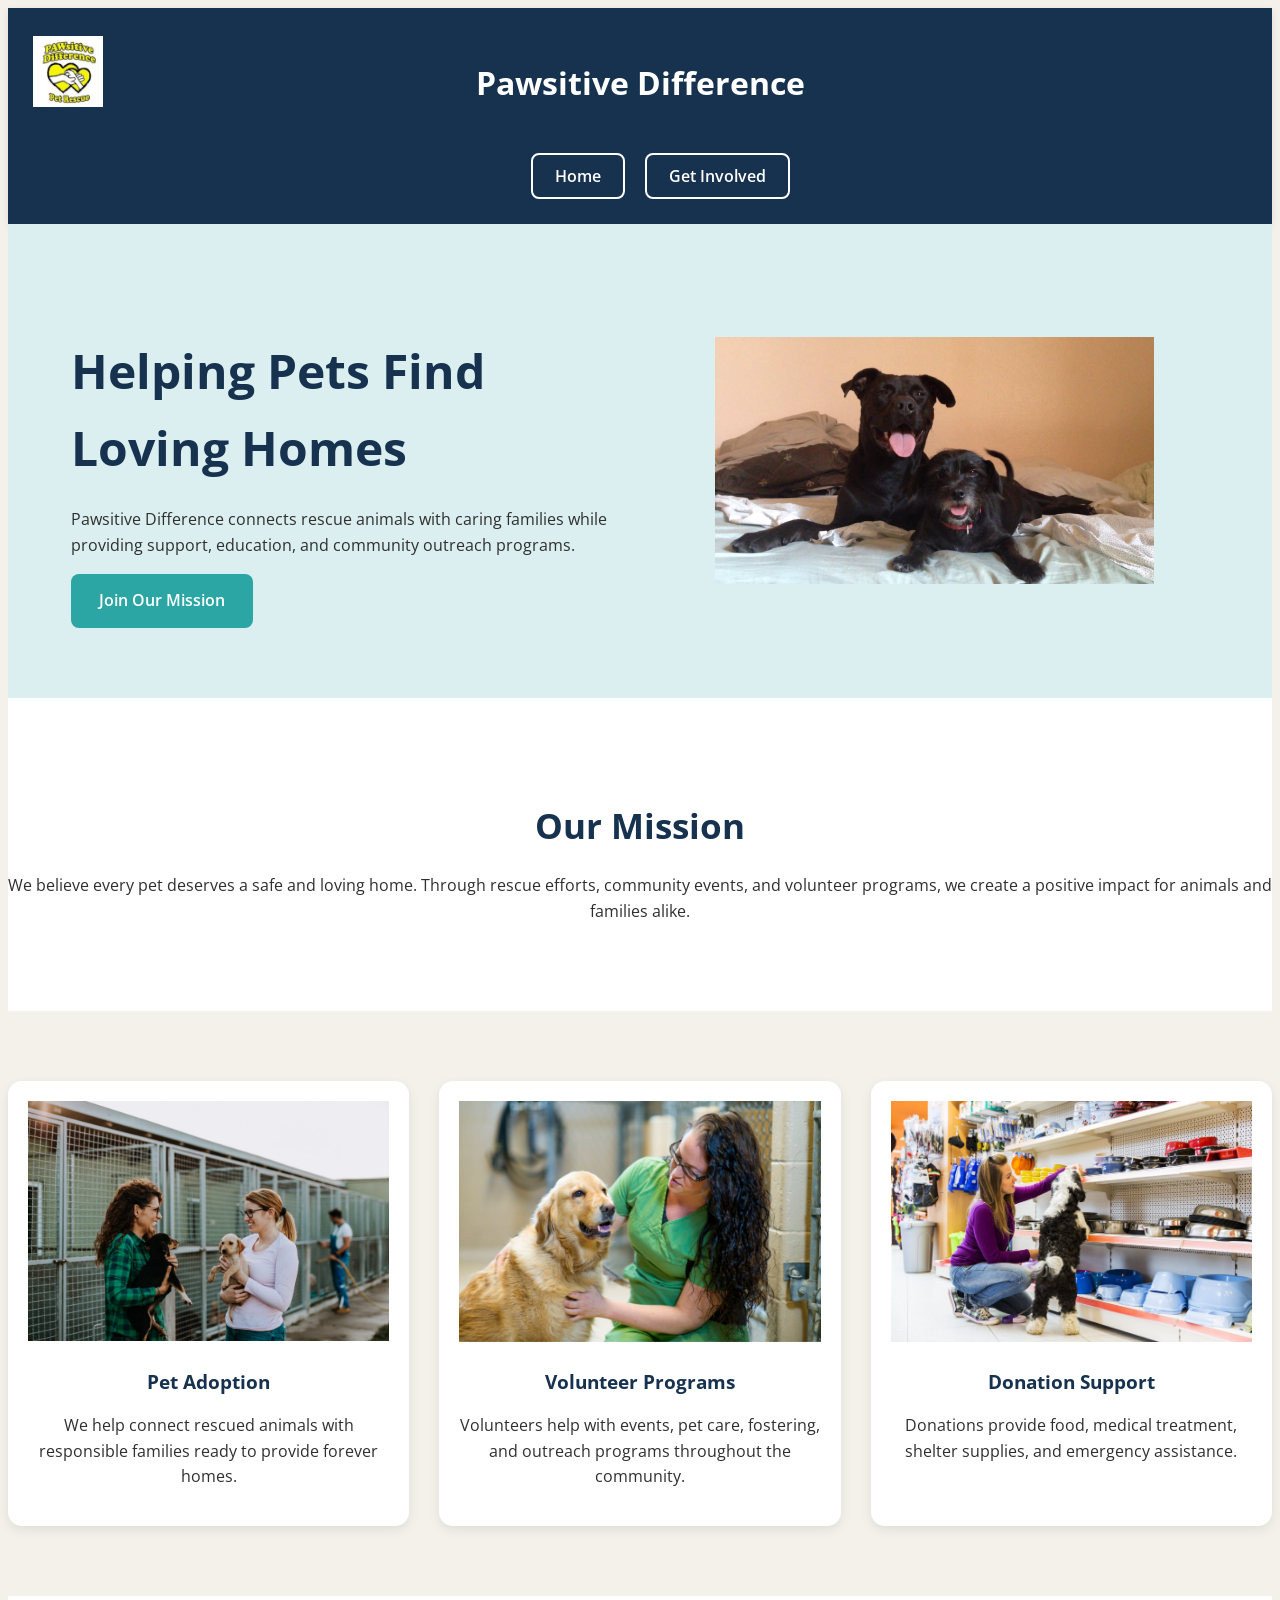
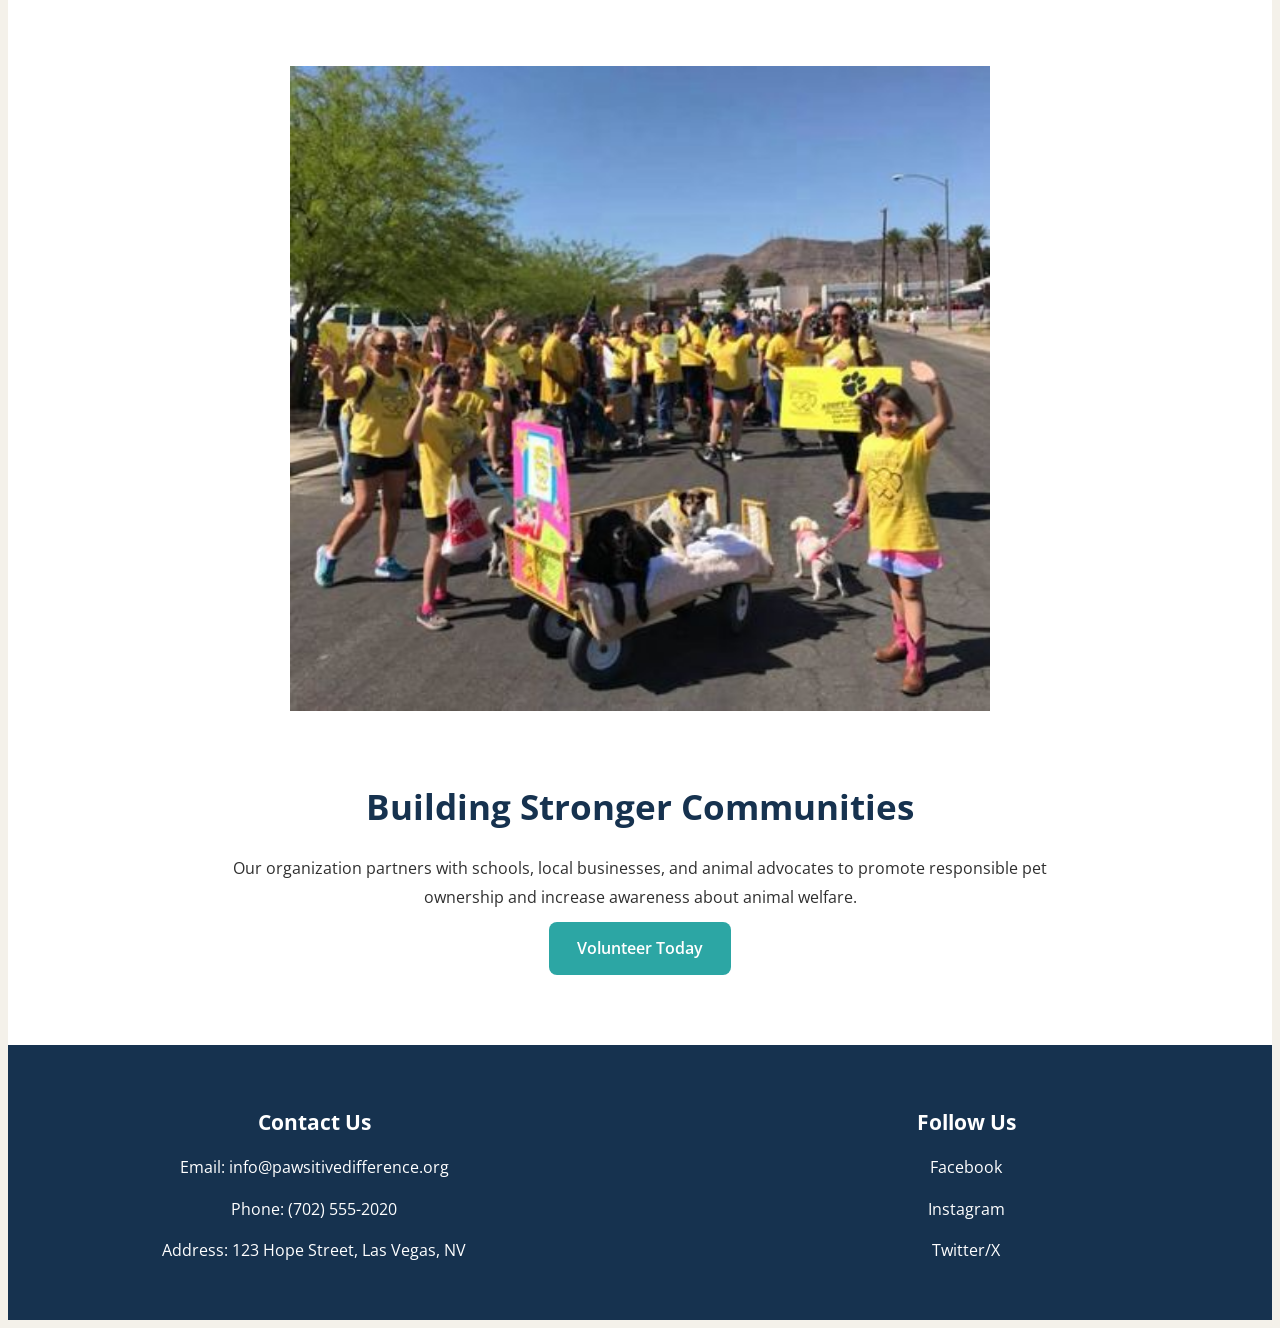
<file: index.html>
<!DOCTYPE html>
<html lang="en">
<head>
    <meta charset="UTF-8">
    <meta name="viewport" content="width=device-width, initial-scale=1.0">
    <title>Pawsitive Difference | Home</title>
    <link rel="stylesheet" href="styles.css">
    <link rel="preconnect" href="https://fonts.googleapis.com">
    <link rel="preconnect" href="https://fonts.gstatic.com" crossorigin>
    <link href="https://fonts.googleapis.com/css2?family=Poppins:wght@300;400;600;700&family=Open+Sans:wght@400;500;600&display=swap" rel="stylesheet">
</head>
<body>

    <header>
        <div class="container nav-container">
            <div class="logo">
                <img src="images/Pawsitive Difference Logo.jpg" alt="Pawsitive Difference Logo">
                <h1>Pawsitive Difference</h1>
            </div>

            <nav>
                <ul>
                    <li><a href="index.html">Home</a></li>
                    <li><a href="getinvolved.html">Get Involved</a></li>
                </ul>
            </nav>
        </div>
    </header>

    <main>

        <section class="hero">
            <div class="hero-text">
                <h2>Helping Pets Find Loving Homes</h2>
                <p>
                    Pawsitive Difference connects rescue animals with caring families while providing support,
                    education, and community outreach programs.
                </p>
                <a href="getinvolved.html" class="button">Join Our Mission</a>
            </div>

            <div class="hero-image">
                <img src="images/HappyRescueDogs.jpg" alt="Happy rescue dog">
            </div>
        </section>

        <section class="mission">
            <div class="container">
                <h2>Our Mission</h2>
                <p>
                    We believe every pet deserves a safe and loving home. Through rescue efforts, community events,
                    and volunteer programs, we create a positive impact for animals and families alike.
                </p>
            </div>
        </section>

        <section class="services container">
            <div class="service-card">
                <img src="images/Pet Adoption.jpg" alt="Pet adoption">
                <h3>Pet Adoption</h3>
                <p>
                    We help connect rescued animals with responsible families ready to provide forever homes.
                </p>
            </div>

            <div class="service-card">
                <img src="images/Volunteer.png" alt="Volunteer helping animals">
                <h3>Volunteer Programs</h3>
                <p>
                    Volunteers help with events, pet care, fostering, and outreach programs throughout the community.
                </p>
            </div>

            <div class="service-card">
                <img src="images/donations.jpg" alt="Donation support">
                <h3>Donation Support</h3>
                <p>
                    Donations provide food, medical treatment, shelter supplies, and emergency assistance.
                </p>
            </div>
        </section>

        <section class="community">
            <div class="container community-layout">
                <div>
                    <img src="images/CommunityEvent.jpeg" alt="Community event">
                </div>

                <div>
                    <h2>Building Stronger Communities</h2>
                    <p>
                        Our organization partners with schools, local businesses, and animal advocates to promote
                        responsible pet ownership and increase awareness about animal welfare.
                    </p>
                    <a href="getinvolved.html" class="button secondary-button">Volunteer Today</a>
                </div>
            </div>
        </section>

    </main>

    <footer>
        <div class="container footer-container">
            <div>
                <h3>Contact Us</h3>
                <p>Email: info@pawsitivedifference.org</p>
                <p>Phone: (702) 555-2020</p>
                <p>Address: 123 Hope Street, Las Vegas, NV</p>
            </div>

            <div>
                <h3>Follow Us</h3>
                <p>Facebook</p>
                <p>Instagram</p>
                <p>Twitter/X</p>
            </div>
        </div>
    </footer>

</body>
</html>
</file>
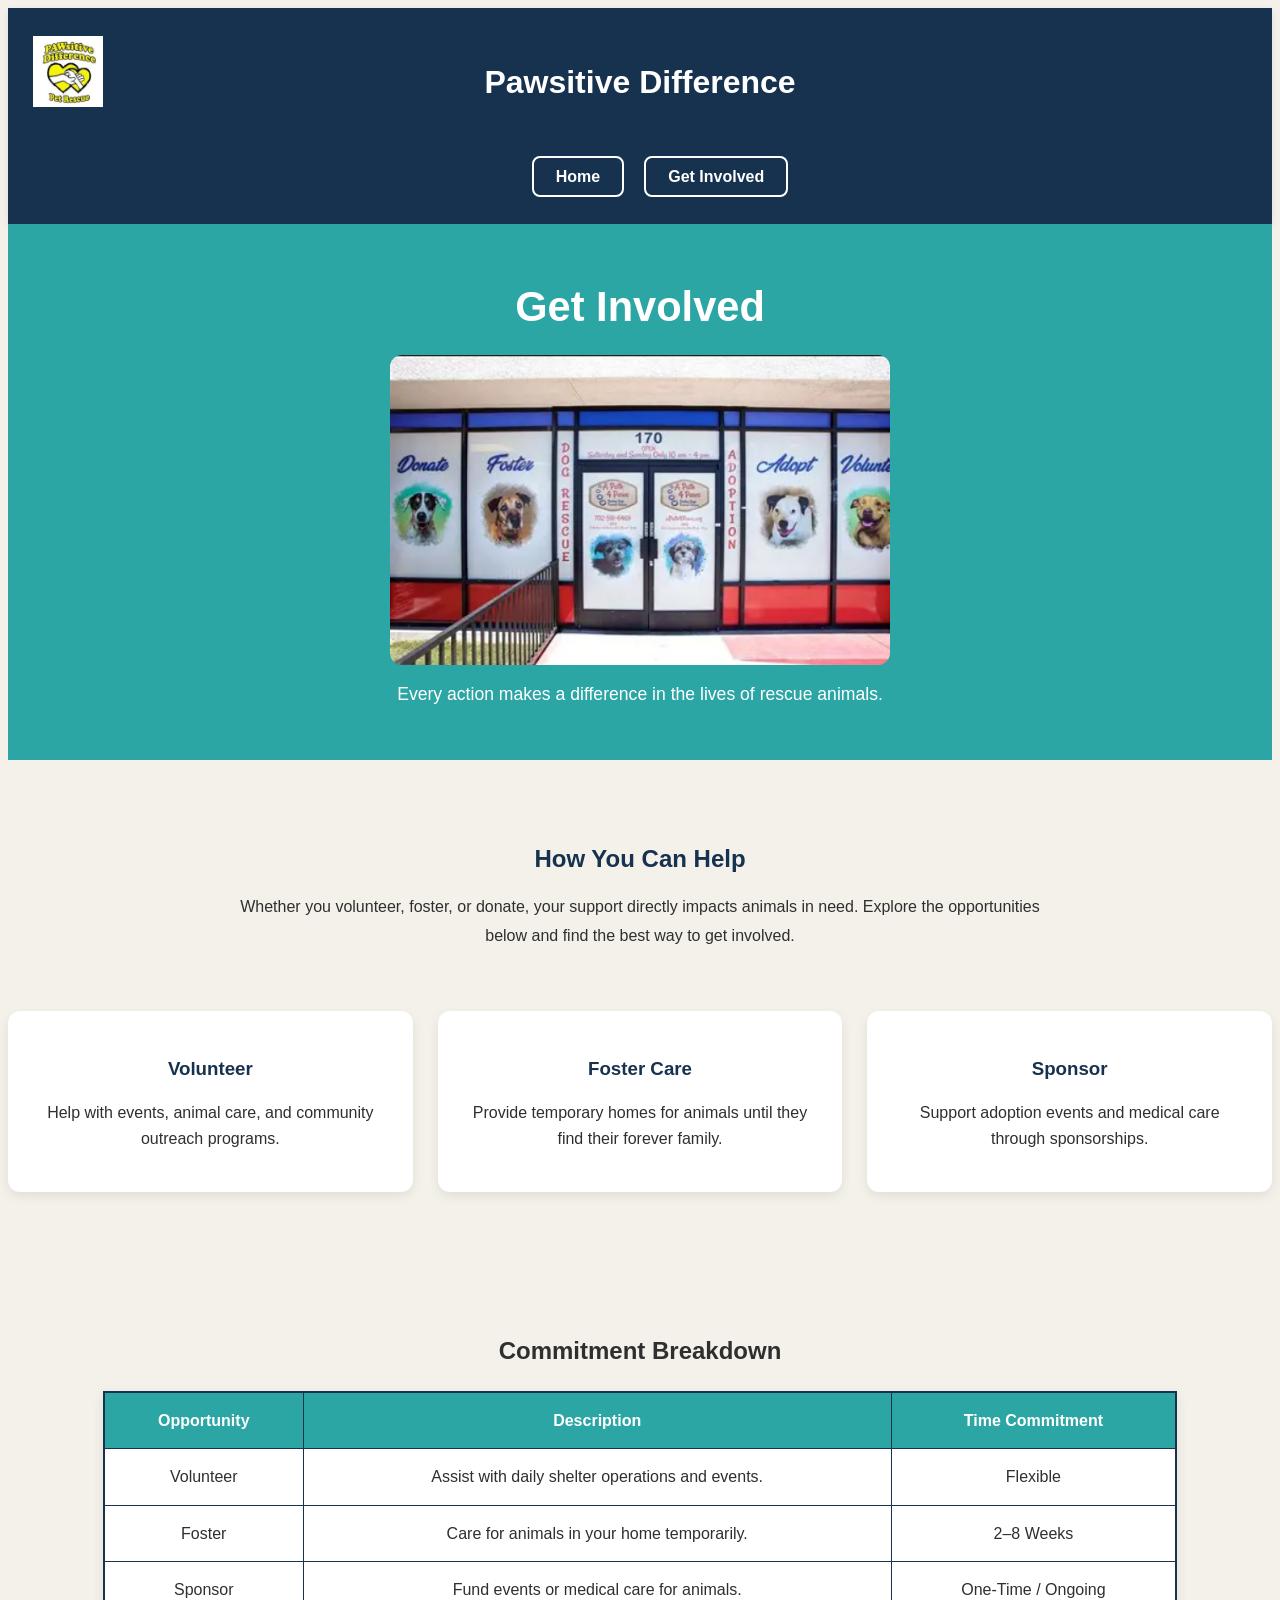
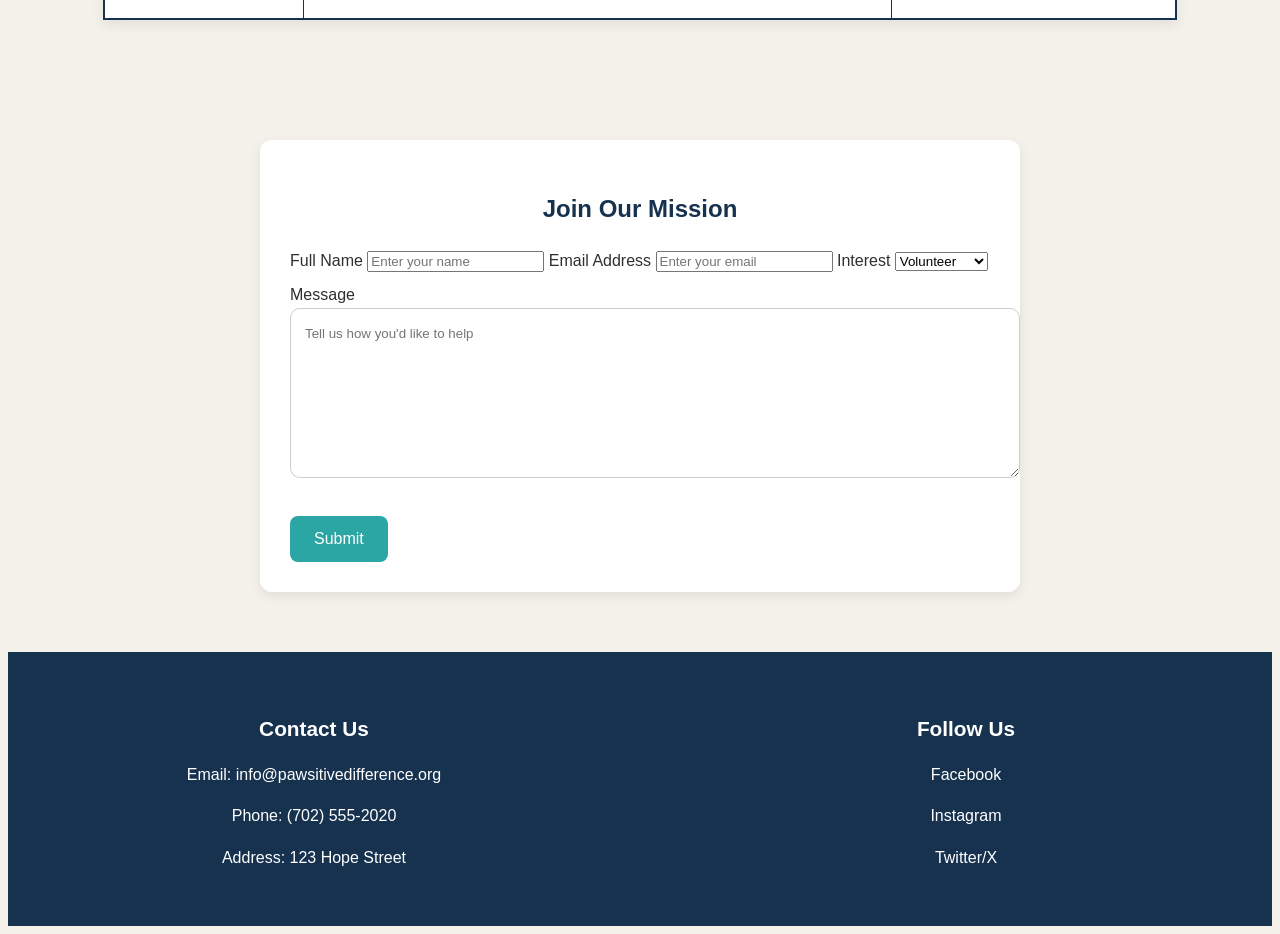
<file: getinvolved.html>
<!DOCTYPE html>
<html lang="en">
<head>
    <meta charset="UTF-8">
    <meta name="viewport" content="width=device-width, initial-scale=1.0">
    <title>Pawsitive Difference | Get Involved</title>
    <link rel="stylesheet" href="styles.css">
</head>

<body>

<header>
    <div class="container nav-container">
        <div class="logo">
            <img src="images/Pawsitive Difference Logo.jpg" alt="Pawsitive Difference Logo">
            <h1>Pawsitive Difference</h1>
        </div>

        <nav>
            <ul>
                <li><a href="index.html">Home</a></li>
                <li><a href="getinvolved.html">Get Involved</a></li>
            </ul>
        </nav>
    </div>
</header>

<main>

    <!-- HERO -->
    <section class="page-banner">
    <h2>Get Involved</h2>

    <img src="images/Get Involved.png" alt="Volunteers helping rescue animals" class="banner-image">

    <p>Every action makes a difference in the lives of rescue animals.</p>
</section>

    <!-- INTRO -->
    <section class="container intro-section">
        <h2>How You Can Help</h2>
        <p>
            Whether you volunteer, foster, or donate, your support directly impacts animals in need.
            Explore the opportunities below and find the best way to get involved.
        </p>
    </section>

    <!-- OPTIONS CARDS -->
    <section class="container cards-section">

        <div class="info-card">
            <h3>Volunteer</h3>
            <p>Help with events, animal care, and community outreach programs.</p>
        </div>

        <div class="info-card">
            <h3>Foster Care</h3>
            <p>Provide temporary homes for animals until they find their forever family.</p>
        </div>

        <div class="info-card">
            <h3>Sponsor</h3>
            <p>Support adoption events and medical care through sponsorships.</p>
        </div>

    </section>

    <!-- TABLE -->
    <section class="container table-section">

        <h2>Commitment Breakdown</h2>

        <table>
            <thead>
                <tr>
                    <th>Opportunity</th>
                    <th>Description</th>
                    <th>Time Commitment</th>
                </tr>
            </thead>
            <tbody>
                <tr>
                    <td>Volunteer</td>
                    <td>Assist with daily shelter operations and events.</td>
                    <td>Flexible</td>
                </tr>
                <tr>
                    <td>Foster</td>
                    <td>Care for animals in your home temporarily.</td>
                    <td>2–8 Weeks</td>
                </tr>
                <tr>
                    <td>Sponsor</td>
                    <td>Fund events or medical care for animals.</td>
                    <td>One-Time / Ongoing</td>
                </tr>
            </tbody>
        </table>

    </section>

    <!-- FORM -->
    <section class="container form-wrapper">

        <div class="form-card">
            <h2>Join Our Mission</h2>

            <form>
                <label>Full Name</label>
                <input type="text" placeholder="Enter your name">

                <label>Email Address</label>
                <input type="email" placeholder="Enter your email">

                <label>Interest</label>
                <select>
                    <option>Volunteer</option>
                    <option>Foster Care</option>
                    <option>Sponsor</option>
                </select>

                <label>Message</label>
                <textarea rows="5" placeholder="Tell us how you'd like to help"></textarea>

                <button type="submit">Submit</button>
            </form>
        </div>

    </section>

</main>

<footer>
    <div class="container footer-container">
        <div>
            <h3>Contact Us</h3>
            <p>Email: info@pawsitivedifference.org</p>
            <p>Phone: (702) 555-2020</p>
            <p>Address: 123 Hope Street</p>
        </div>

        <div>
            <h3>Follow Us</h3>
            <p>Facebook</p>
            <p>Instagram</p>
            <p>Twitter/X</p>
        </div>
    </div>
</footer>

</body>
</html>
</file>
<file: styles.css>
/* COLOR PALETTE */

/*
Navy: #16324f
Teal: #2ca6a4
Cream: #f4f1ea
Light Blue: #dbeff0
Dark Gray: #2f2f2f
*/

/* GENERAL STYLES */

body {
    font-family: 'Open Sans', sans-serif;
    line-height: 1.6;
    background-color: #f4f1ea;
    color: #2f2f2f;
}

/* HEADER */

header {
    background-color: #16324f;
    padding: 18px 0;
    box-shadow: 0 2px 8px rgba(0,0,0,0.08);
}

.logo img {
    width: 70px;
    height: auto;
    position: absolute;
    left: 25px;
    top: 10px;
}

/* TITLE */

.logo h1 {
    color: white;
    font-size: 2rem;
    text-align: center;
}

/* NAVIGATION */

nav ul {
    display: flex;
    justify-content: center;
    align-items: center;
    list-style: none;
    gap: 20px;
}

nav a {
    text-decoration: none;
    color: white;
    font-weight: 600;
    padding: 10px 22px;
    border: 2px solid white;
    border-radius: 8px;
    transition: 0.3s;
}

nav a:hover {
    background-color: #2ca6a4;
    border-color: #2ca6a4;
}

.nav-container {
    position: relative;
    display: flex;
    flex-direction: column;
    align-items: center;
    gap: 18px;
    padding-top: 10px;
}

/* HERO SECTION */

.hero-image img {
    width: 80%;
    max-width: 550px;
    height: auto;
    display: block;
    margin: auto;
}

.hero {
    display: grid;
    grid-template-columns: 1fr 1fr;
    align-items: center;
    gap: 40px;
    padding: 70px 5%;
    background-color: #dbeff0;
}

.hero-text h2 {
    font-size: 3rem;
    color: #16324f;
    margin-bottom: 20px;
}

/* PET ADOPTION IMAGE CONTROL */

.service-card img {
    max-width: 100%;
    height: auto;
}

/* COMMUNITY SECTION SPACING IMPROVEMENTS */

.community {
    padding: 90px 0;
    background-color: #ffffff;
}

.community img {
    max-width: 600px;
    width: 100%;
    margin: 0 auto 35px auto;
}

.community h2 {
    margin-bottom: 18px;
    color: #16324f;
    font-size: 2.2rem;
}

.community p {
    max-width: 800px;
    margin: 0 auto 25px auto;
    line-height: 1.8;
}

/* COMMUNITY TEXT SPACING FIX */

.community-text {
    display: flex;
    flex-direction: column;
    align-items: center;
    text-align: center;
    gap: 18px;
    max-width: 800px;
    margin: 0 auto;
}

.community-text h2 {
    margin-bottom: 0;
}

.community-text p {
    margin: 0;
    line-height: 1.8;
}

.secondary-button {
    margin-top: 10px;
}

/* BUTTONS */

.button {
    display: inline-block;
    background-color: #2ca6a4;
    color: white;
    padding: 14px 28px;
    border-radius: 8px;
    text-decoration: none;
    font-weight: 600;
    transition: 0.3s;
}

.button:hover {
    background-color: #16324f;
}

/* MISSION SECTION */

.mission {
    padding: 70px 0;
    text-align: center;
    background-color: #ffffff;
}

.mission h2 {
    font-size: 2.2rem;
    margin-bottom: 20px;
    color: #16324f;
}

/* SERVICES */

.services {
    display: grid;
    grid-template-columns: repeat(3, 1fr);
    gap: 30px;
    padding: 70px 0;
    background-color: #f4f1ea;
}

.service-card {
    background-color: white;
    padding: 20px;
    border-radius: 14px;
    box-shadow: 0 4px 12px rgba(0,0,0,0.08);
    text-align: center;
}

.service-card h3 {
    margin: 18px 0 10px;
    color: #16324f;
}

/* COMMUNITY SECTION */

.community {
    padding: 70px 0;
    text-align: center;
    background-color: #ffffff;
}

.community-layout {
    display: block;
}

.community img {
    max-width: 700px;
    margin: 0 auto 30px auto;
}

.community h2 {
    margin-bottom: 20px;
    color: #16324f;
    font-size: 2.2rem;
}

.community p {
    max-width: 850px;
    margin: auto;
}

/* PAGE BANNER */

.page-banner {
    background-color: #2ca6a4; 
    color: white;
    text-align: center;
    padding: 50px 10px;
}

.page-banner h2 {
    font-size: 2.5rem;
    margin-bottom: 100px;
}

.page-banner p {
    font-size: 1.1rem;
    max-width: 700px;
    margin: 0 auto;
    line-height: 1.7;
}

/* GET INVOLVED BANNER SPACING FIX */

.page-banner h2 {
    font-size: 2.6rem;
    margin: 0 0 15px 0;
}

.banner-image {
    width: 100%;
    max-width: 500px;
    height: auto;
    display: block;
    margin: 10px auto 15px auto; /* controls spacing above + below */
    border-radius: 12px;
}

.page-banner p {
    margin: 0;
    font-size: 1.1rem;
    max-width: 700px;
    margin: 0 auto;
    line-height: 1.7;
}

/* TABLE */

th {
    background-color: #2ca6a4;
    color: white;
}

/* FORM BUTTON */

button {
    margin-top: 20px;
    background-color: #2ca6a4;
    color: white;
    border: none;
    padding: 14px 24px;
    border-radius: 8px;
    font-size: 1rem;
    cursor: pointer;
    transition: 0.3s;
}

button:hover {
    background-color: #16324f;
}

/* FOOTER */

footer {
    background-color: #16324f;
    color: white;
    padding: 40px 0;
}

/* FOOTER LAYOUT */

.footer-container {
    display: flex;
    justify-content: space-around;
    align-items: flex-start;
    text-align: center;
    gap: 40px;
    flex-wrap: wrap;
}

footer div {
    flex: 1;
    min-width: 250px;
}

footer h3 {
    margin-bottom: 14px;
    font-size: 1.3rem;
}

/*Get Involved Page */

.intro-section {
    text-align: center;
    padding: 60px 0;
}

.intro-section h2 {
    color: #16324f;
    margin-bottom: 15px;
}

.intro-section p {
    max-width: 800px;
    margin: auto;
    line-height: 1.8;
}

.cards-section {
    display: grid;
    grid-template-columns: repeat(3, 1fr);
    gap: 25px;
    padding-bottom: 60px;
}

.info-card {
    background-color: white;
    padding: 25px;
    border-radius: 12px;
    box-shadow: 0 4px 12px rgba(0,0,0,0.08);
    text-align: center;
}

.info-card h3 {
    color: #16324f;
    margin-bottom: 10px;
}

.table-section {
    padding: 60px 0;
    text-align: center;
}

/* TABLE CENTERING + BORDERS */

.table-section table {
    width: 85%;
    margin: 0 auto;
    border-collapse: collapse;
    background-color: white;
    border: 2px solid #16324f;
    box-shadow: 0 4px 12px rgba(0,0,0,0.08);
}

.table-section th,
.table-section td {
    padding: 15px;
    border: 1px solid #16324f;
    text-align: center;
}

.table-section th {
    background-color: #2ca6a4;
    color: white;
    font-weight: 600;
}

.form-wrapper {
    padding: 60px 0;
}

.form-card {
    max-width: 700px;
    margin: auto;
    background: white;
    padding: 30px;
    border-radius: 12px;
    box-shadow: 0 4px 12px rgba(0,0,0,0.08);
}

.form-card h2 {
    text-align: center;
    margin-bottom: 20px;
    color: #16324f;
}

/* MESSAGE BOX IMPROVEMENT */

.form-card textarea {
    width: 100%;
    padding: 14px;
    border: 1px solid #ccc;
    border-radius: 10px;
    font-family: 'Open Sans', sans-serif;
    resize: vertical;
    min-height: 140px;
    line-height: 1.6;
    transition: 0.3s;
}

.form-card label {
    margin-top: 14px;
    margin-bottom: 6px;
}

.form-card input,
.form-card select,
.form-card textarea {
    margin-bottom: 10px;
}

/* Focus effect */
.form-card textarea:focus {
    outline: none;
    border-color: #2ca6a4;
    box-shadow: 0 0 0 3px rgba(44, 166, 164, 0.2);
}
</file>
